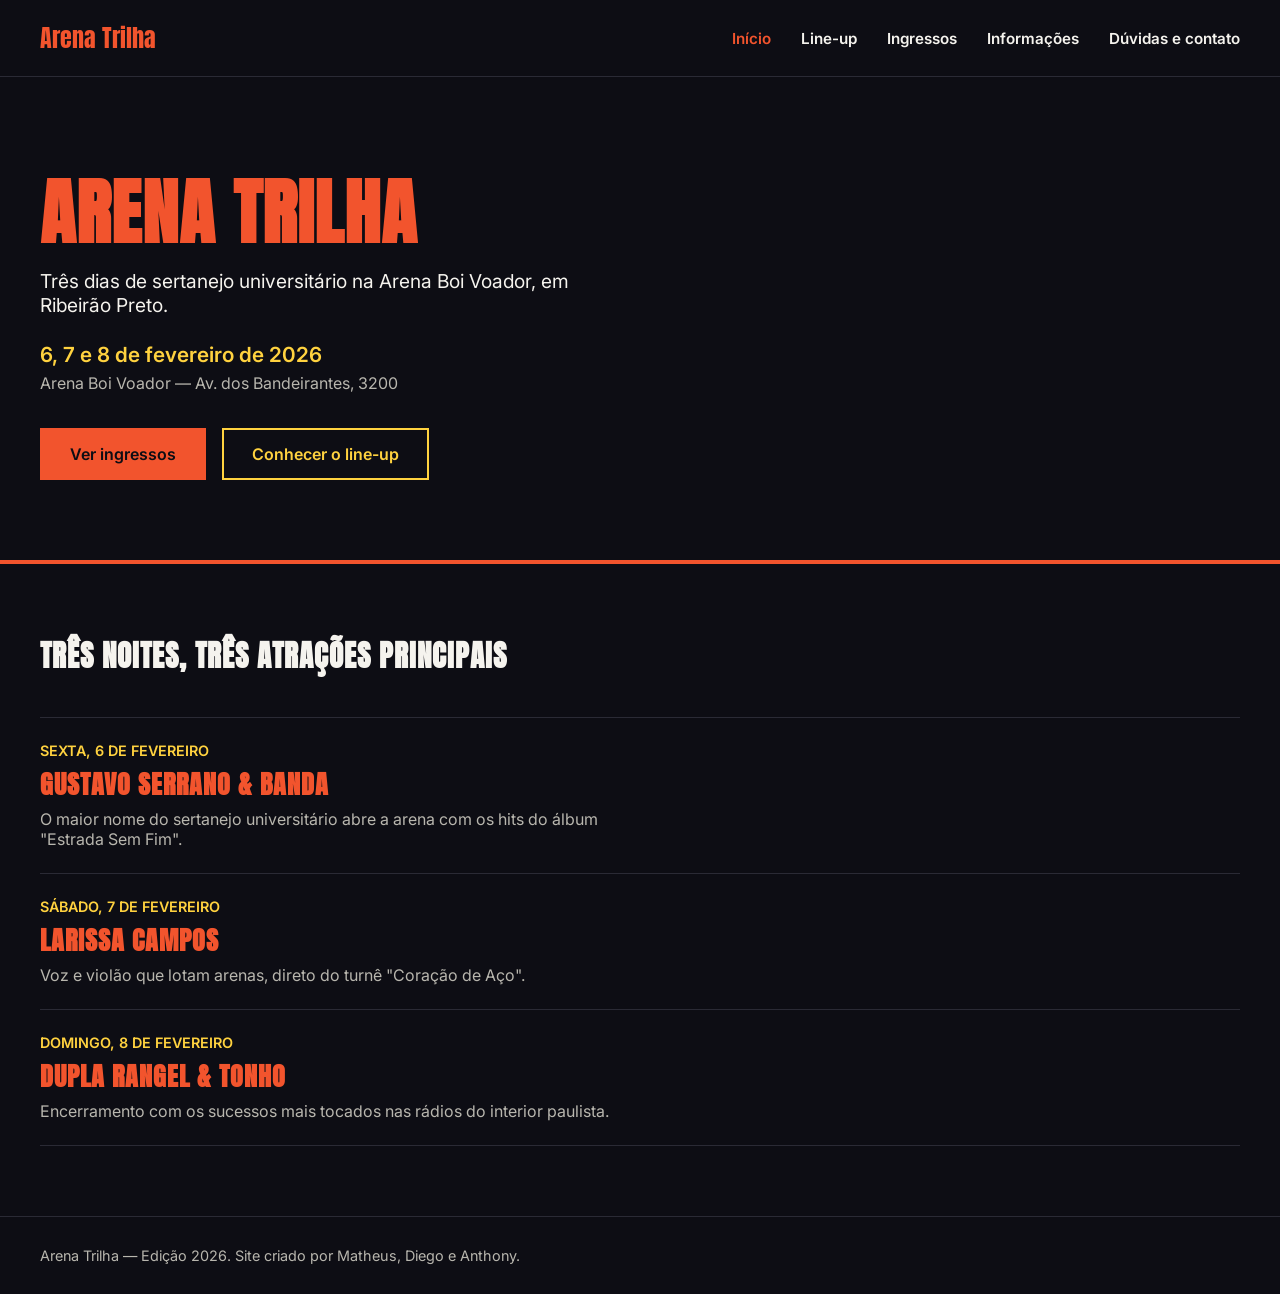
<file: index.html>
<!DOCTYPE html>
<html lang="pt-br">
<head>
  <meta charset="UTF-8">
  <meta name="viewport" content="width=device-width, initial-scale=1.0">
  <title>Arena Trilha 2026</title>
  <link rel="preconnect" href="https://fonts.googleapis.com">
  <link href="https://fonts.googleapis.com/css2?family=Anton&family=Inter:wght@400;600&display=swap" rel="stylesheet">
  <link rel="stylesheet" href="style.css">
</head>
<body>

  <header class="header">
    <div class="logo">Arena Trilha</div>
    <nav class="menu">
      <ul>
        <li><a href="index.html" class="ativo">Início</a></li>
        <li><a href="lineup.html">Line-up</a></li>
        <li><a href="ingressos.html">Ingressos</a></li>
        <li><a href="informacoes.html">Informações</a></li>
        <li><a href="faq.html">Dúvidas e contato</a></li>
      </ul>
    </nav>
  </header>

  <main>

    <section class="hero">
      <h1>Arena Trilha</h1>
      <p class="subtitulo">Três dias de sertanejo universitário na Arena Boi Voador, em Ribeirão Preto.</p>
      <p class="datas">6, 7 e 8 de fevereiro de 2026</p>
      <p class="local">Arena Boi Voador — Av. dos Bandeirantes, 3200</p>
      <div class="botoes">
        <a href="ingressos.html" class="botao botao-principal">Ver ingressos</a>
        <a href="lineup.html" class="botao botao-secundario">Conhecer o line-up</a>
      </div>
    </section>

    <section class="destaques">
      <h2>Três noites, três atrações principais</h2>

      <article class="destaque">
        <span class="destaque-dia">Sexta, 6 de fevereiro</span>
        <h3>Gustavo Serrano & Banda</h3>
        <p>O maior nome do sertanejo universitário abre a arena com os hits do álbum "Estrada Sem Fim".</p>
      </article>

      <article class="destaque">
        <span class="destaque-dia">Sábado, 7 de fevereiro</span>
        <h3>Larissa Campos</h3>
        <p>Voz e violão que lotam arenas, direto do turnê "Coração de Aço".</p>
      </article>

      <article class="destaque">
        <span class="destaque-dia">Domingo, 8 de fevereiro</span>
        <h3>Dupla Rangel & Tonho</h3>
        <p>Encerramento com os sucessos mais tocados nas rádios do interior paulista.</p>
      </article>

    </section>

  </main>

  <footer class="footer">
    <p>Arena Trilha — Edição 2026. Site criado por Matheus, Diego e Anthony.</p>
  </footer>

</body>
</html>
</file>
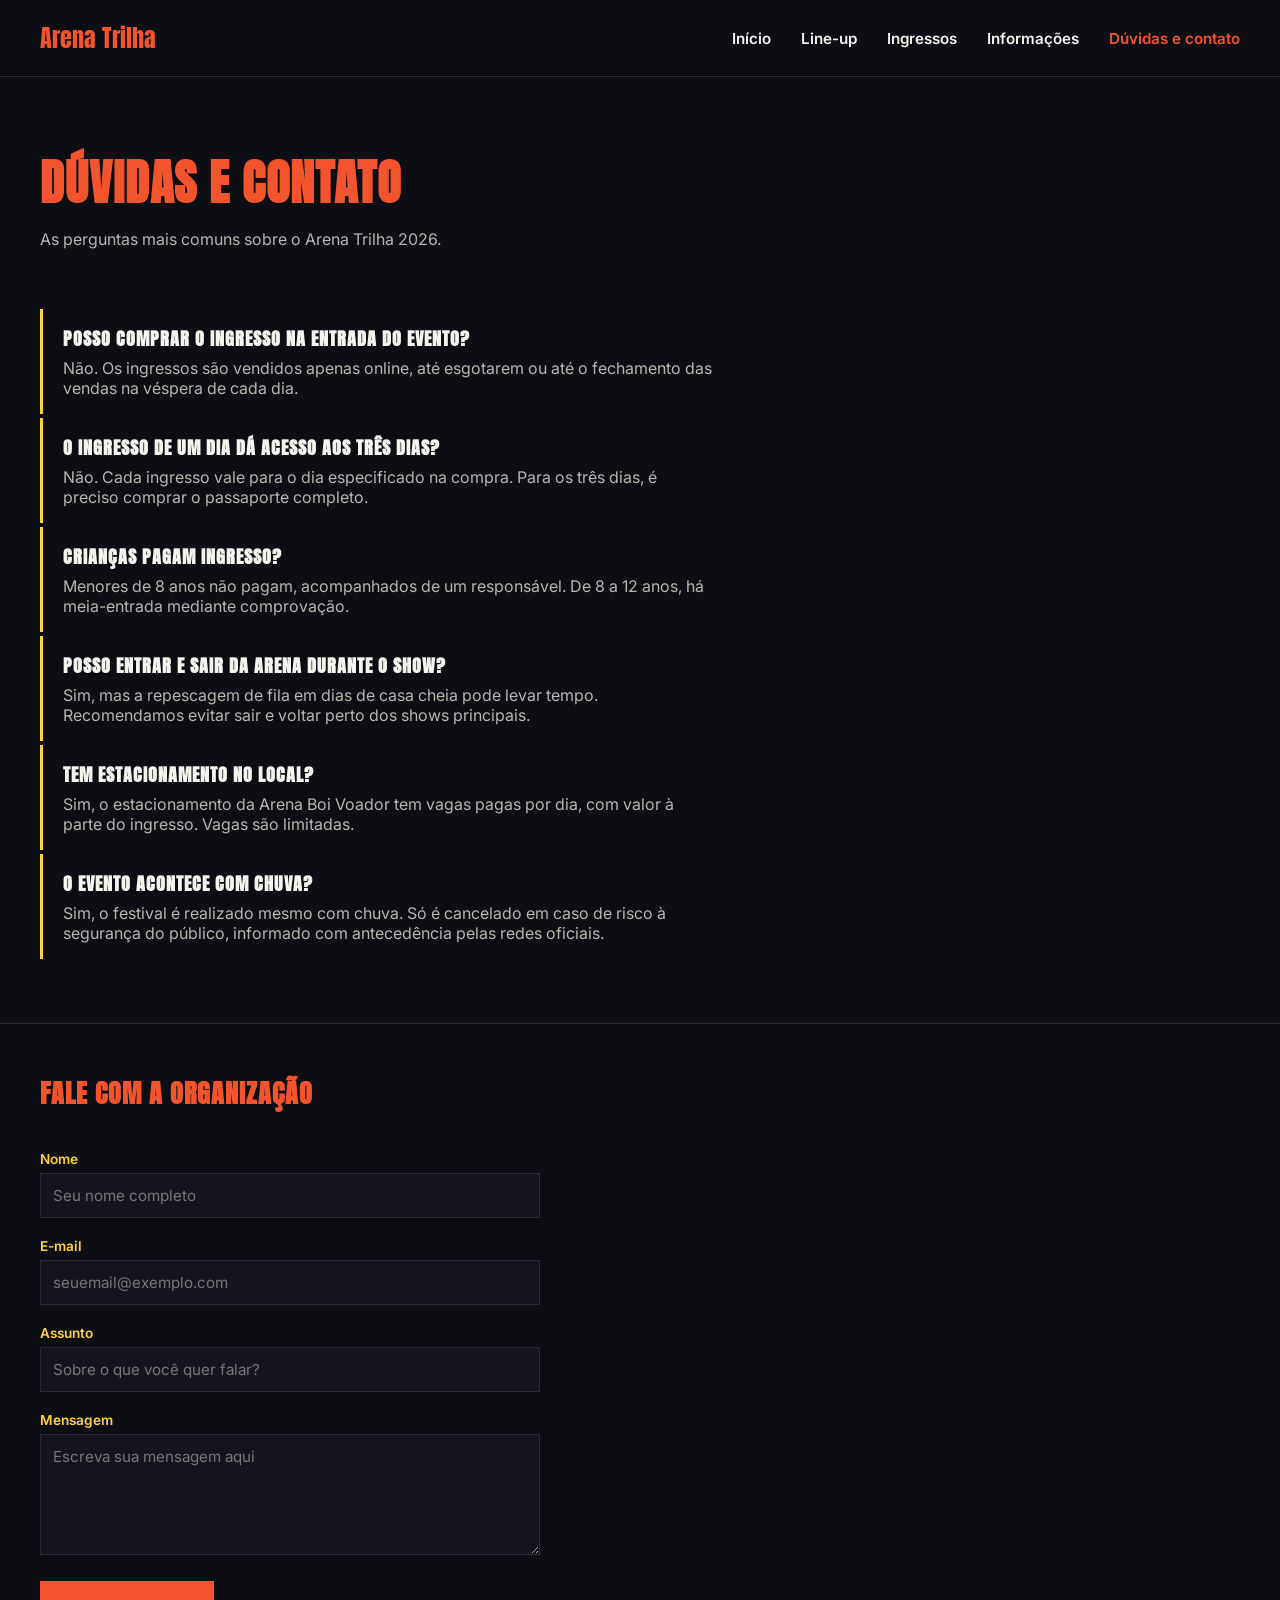
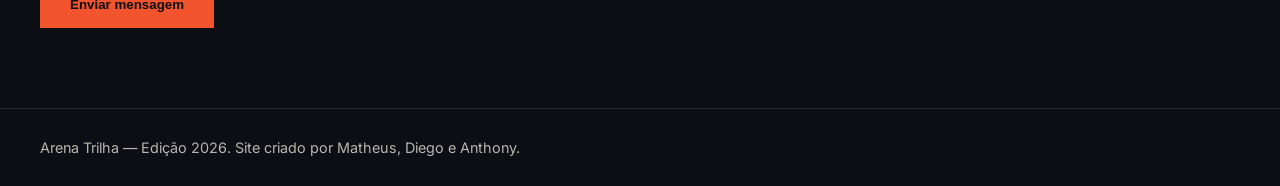
<file: faq.html>
<!DOCTYPE html>
<html lang="pt-br">
<head>
  <meta charset="UTF-8">
  <meta name="viewport" content="width=device-width, initial-scale=1.0">
  <title>Dúvidas e contato — Arena Trilha</title>
  <link rel="preconnect" href="https://fonts.googleapis.com">
  <link href="https://fonts.googleapis.com/css2?family=Anton&family=Inter:wght@400;600&display=swap" rel="stylesheet">
  <link rel="stylesheet" href="style.css">
</head>
<body>

  <header class="header">
    <div class="logo">Arena Trilha</div>
    <nav class="menu">
      <ul>
        <li><a href="index.html">Início</a></li>
        <li><a href="lineup.html">Line-up</a></li>
        <li><a href="ingressos.html">Ingressos</a></li>
        <li><a href="informacoes.html">Informações</a></li>
        <li><a href="faq.html" class="ativo">Dúvidas e contato</a></li>
      </ul>
    </nav>
  </header>

  <main>

    <section class="pagina-titulo">
      <h1>Dúvidas e contato</h1>
      <p>As perguntas mais comuns sobre o Arena Trilha 2026.</p>
    </section>

    <section class="faq">

      <article class="pergunta">
        <h3>Posso comprar o ingresso na entrada do evento?</h3>
        <p>Não. Os ingressos são vendidos apenas online, até esgotarem ou até o fechamento das vendas na véspera de cada dia.</p>
      </article>

      <article class="pergunta">
        <h3>O ingresso de um dia dá acesso aos três dias?</h3>
        <p>Não. Cada ingresso vale para o dia especificado na compra. Para os três dias, é preciso comprar o passaporte completo.</p>
      </article>

      <article class="pergunta">
        <h3>Crianças pagam ingresso?</h3>
        <p>Menores de 8 anos não pagam, acompanhados de um responsável. De 8 a 12 anos, há meia-entrada mediante comprovação.</p>
      </article>

      <article class="pergunta">
        <h3>Posso entrar e sair da arena durante o show?</h3>
        <p>Sim, mas a repescagem de fila em dias de casa cheia pode levar tempo. Recomendamos evitar sair e voltar perto dos shows principais.</p>
      </article>

      <article class="pergunta">
        <h3>Tem estacionamento no local?</h3>
        <p>Sim, o estacionamento da Arena Boi Voador tem vagas pagas por dia, com valor à parte do ingresso. Vagas são limitadas.</p>
      </article>

      <article class="pergunta">
        <h3>O evento acontece com chuva?</h3>
        <p>Sim, o festival é realizado mesmo com chuva. Só é cancelado em caso de risco à segurança do público, informado com antecedência pelas redes oficiais.</p>
      </article>

    </section>

    <section class="contato">
      <h2>Fale com a organização</h2>
      <form class="form-contato">
        <label for="nome">Nome</label>
        <input type="text" id="nome" name="nome" placeholder="Seu nome completo">

        <label for="email">E-mail</label>
        <input type="email" id="email" name="email" placeholder="seuemail@exemplo.com">

        <label for="assunto">Assunto</label>
        <input type="text" id="assunto" name="assunto" placeholder="Sobre o que você quer falar?">

        <label for="mensagem">Mensagem</label>
        <textarea id="mensagem" name="mensagem" rows="5" placeholder="Escreva sua mensagem aqui"></textarea>

        <button type="button" class="botao botao-principal">Enviar mensagem</button>
      </form>
    </section>

  </main>

  <footer class="footer">
    <p>Arena Trilha — Edição 2026. Site criado por Matheus, Diego e Anthony.</p>
  </footer>

</body>
</html>
</file>
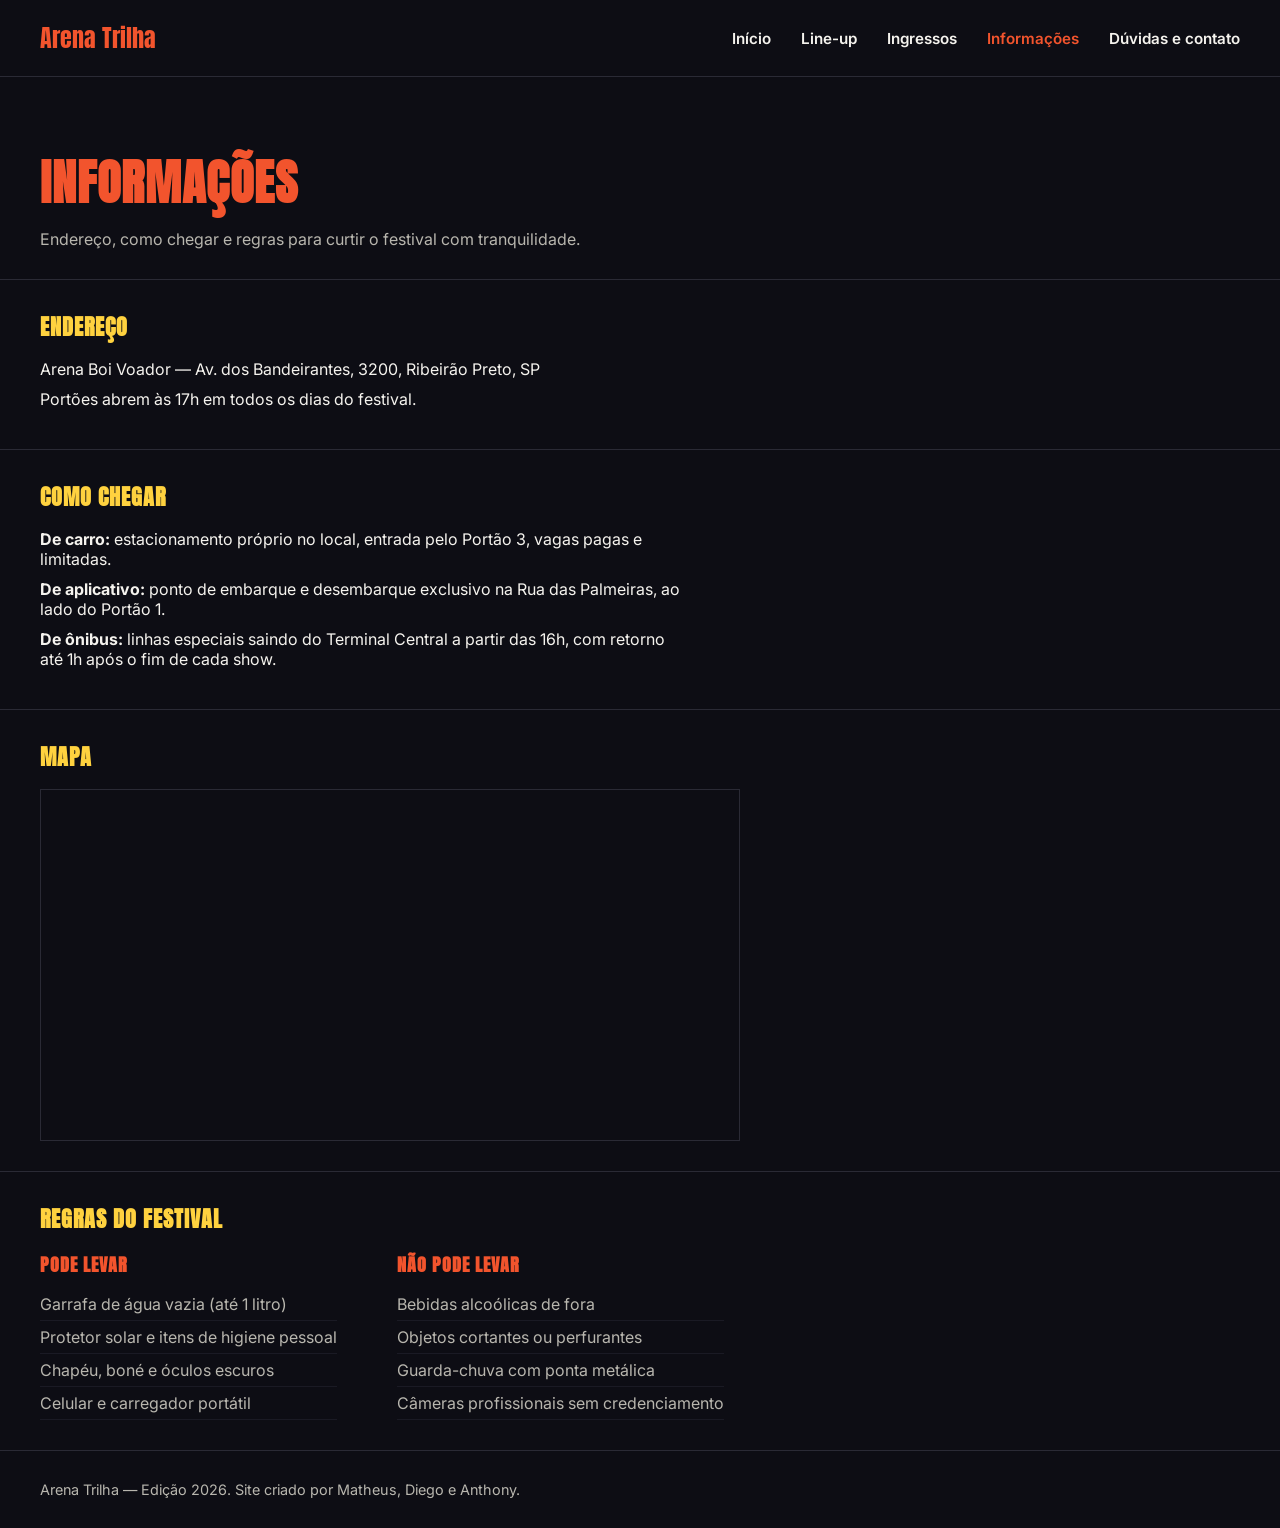
<file: informacoes.html>
<!DOCTYPE html>
<html lang="pt-br">
<head>
  <meta charset="UTF-8">
  <meta name="viewport" content="width=device-width, initial-scale=1.0">
  <title>Informações — Arena Trilha</title>
  <link rel="preconnect" href="https://fonts.googleapis.com">
  <link href="https://fonts.googleapis.com/css2?family=Anton&family=Inter:wght@400;600&display=swap" rel="stylesheet">
  <link rel="stylesheet" href="style.css">
</head>
<body>

  <header class="header">
    <div class="logo">Arena Trilha</div>
    <nav class="menu">
      <ul>
        <li><a href="index.html">Início</a></li>
        <li><a href="lineup.html">Line-up</a></li>
        <li><a href="ingressos.html">Ingressos</a></li>
        <li><a href="informacoes.html" class="ativo">Informações</a></li>
        <li><a href="faq.html">Dúvidas e contato</a></li>
      </ul>
    </nav>
  </header>

  <main>

    <section class="pagina-titulo">
      <h1>Informações</h1>
      <p>Endereço, como chegar e regras para curtir o festival com tranquilidade.</p>
    </section>

    <section class="info-bloco">
      <h2>Endereço</h2>
      <p>Arena Boi Voador — Av. dos Bandeirantes, 3200, Ribeirão Preto, SP</p>
      <p class="info-detalhe">Portões abrem às 17h em todos os dias do festival.</p>
    </section>

    <section class="info-bloco">
      <h2>Como chegar</h2>
      <p><strong>De carro:</strong> estacionamento próprio no local, entrada pelo Portão 3, vagas pagas e limitadas.</p>
      <p><strong>De aplicativo:</strong> ponto de embarque e desembarque exclusivo na Rua das Palmeiras, ao lado do Portão 1.</p>
      <p><strong>De ônibus:</strong> linhas especiais saindo do Terminal Central a partir das 16h, com retorno até 1h após o fim de cada show.</p>
    </section>

    <section class="info-bloco">
      <h2>Mapa</h2>
      <div class="mapa">
        <iframe
          src="https://maps.google.com/maps?q=Ribeir%C3%A3o%20Preto%20SP&t=&z=13&ie=UTF8&iwloc=&output=embed"
          width="100%"
          height="350"
          style="border:0;"
          allowfullscreen=""
          loading="lazy">
        </iframe>
      </div>
    </section>

    <section class="info-bloco">
      <h2>Regras do festival</h2>
      <div class="regras">

        <div class="regras-coluna">
          <h3>Pode levar</h3>
          <ul>
            <li>Garrafa de água vazia (até 1 litro)</li>
            <li>Protetor solar e itens de higiene pessoal</li>
            <li>Chapéu, boné e óculos escuros</li>
            <li>Celular e carregador portátil</li>
          </ul>
        </div>

        <div class="regras-coluna">
          <h3>Não pode levar</h3>
          <ul>
            <li>Bebidas alcoólicas de fora</li>
            <li>Objetos cortantes ou perfurantes</li>
            <li>Guarda-chuva com ponta metálica</li>
            <li>Câmeras profissionais sem credenciamento</li>
          </ul>
        </div>

      </div>
    </section>

  </main>

  <footer class="footer">
    <p>Arena Trilha — Edição 2026. Site criado por Matheus, Diego e Anthony.</p>
  </footer>

</body>
</html>
</file>
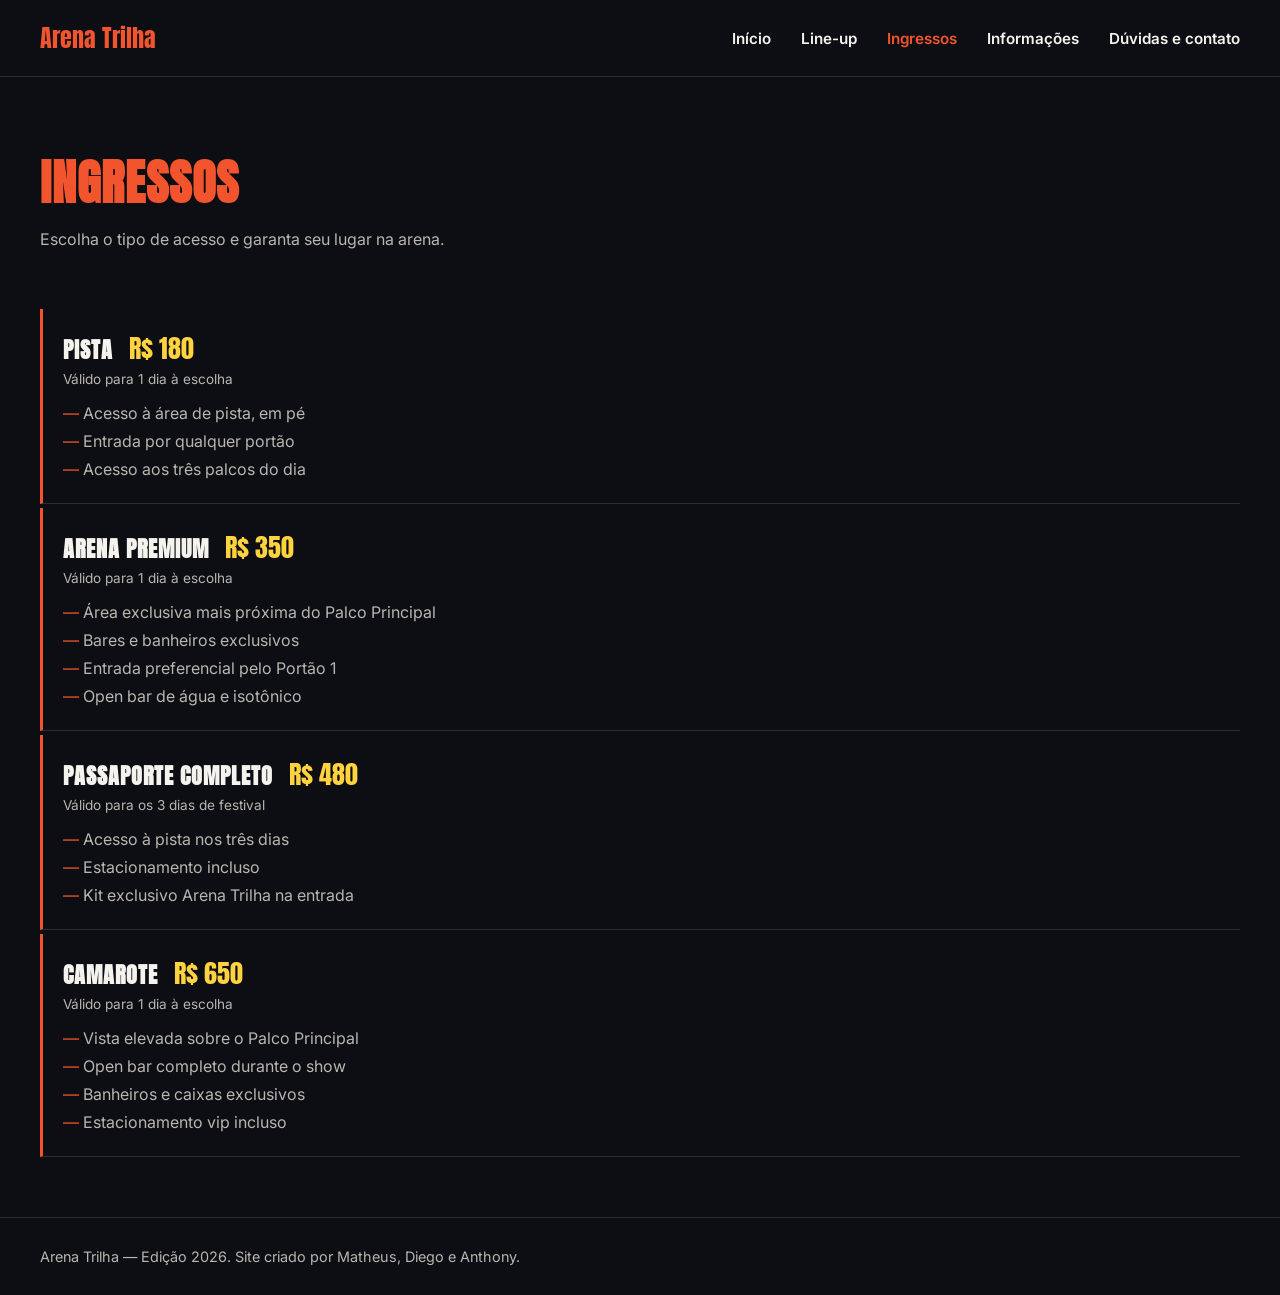
<file: ingressos.html>
<!DOCTYPE html>
<html lang="pt-br">
<head>
  <meta charset="UTF-8">
  <meta name="viewport" content="width=device-width, initial-scale=1.0">
  <title>Ingressos — Arena Trilha</title>
  <link rel="preconnect" href="https://fonts.googleapis.com">
  <link href="https://fonts.googleapis.com/css2?family=Anton&family=Inter:wght@400;600&display=swap" rel="stylesheet">
  <link rel="stylesheet" href="style.css">
</head>
<body>

  <header class="header">
    <div class="logo">Arena Trilha</div>
    <nav class="menu">
      <ul>
        <li><a href="index.html">Início</a></li>
        <li><a href="lineup.html">Line-up</a></li>
        <li><a href="ingressos.html" class="ativo">Ingressos</a></li>
        <li><a href="informacoes.html">Informações</a></li>
        <li><a href="faq.html">Dúvidas e contato</a></li>
      </ul>
    </nav>
  </header>

  <main>

    <section class="pagina-titulo">
      <h1>Ingressos</h1>
      <p>Escolha o tipo de acesso e garanta seu lugar na arena.</p>
    </section>

    <section class="ingressos">

      <article class="ingresso">
        <div class="ingresso-cabecalho">
          <h3>Pista</h3>
          <span class="ingresso-preco">R$ 180</span>
        </div>
        <p class="ingresso-validade">Válido para 1 dia à escolha</p>
        <ul>
          <li>Acesso à área de pista, em pé</li>
          <li>Entrada por qualquer portão</li>
          <li>Acesso aos três palcos do dia</li>
        </ul>
      </article>

      <article class="ingresso">
        <div class="ingresso-cabecalho">
          <h3>Arena Premium</h3>
          <span class="ingresso-preco">R$ 350</span>
        </div>
        <p class="ingresso-validade">Válido para 1 dia à escolha</p>
        <ul>
          <li>Área exclusiva mais próxima do Palco Principal</li>
          <li>Bares e banheiros exclusivos</li>
          <li>Entrada preferencial pelo Portão 1</li>
          <li>Open bar de água e isotônico</li>
        </ul>
      </article>

      <article class="ingresso">
        <div class="ingresso-cabecalho">
          <h3>Passaporte Completo</h3>
          <span class="ingresso-preco">R$ 480</span>
        </div>
        <p class="ingresso-validade">Válido para os 3 dias de festival</p>
        <ul>
          <li>Acesso à pista nos três dias</li>
          <li>Estacionamento incluso</li>
          <li>Kit exclusivo Arena Trilha na entrada</li>
        </ul>
      </article>

      <article class="ingresso">
        <div class="ingresso-cabecalho">
          <h3>Camarote</h3>
          <span class="ingresso-preco">R$ 650</span>
        </div>
        <p class="ingresso-validade">Válido para 1 dia à escolha</p>
        <ul>
          <li>Vista elevada sobre o Palco Principal</li>
          <li>Open bar completo durante o show</li>
          <li>Banheiros e caixas exclusivos</li>
          <li>Estacionamento vip incluso</li>
        </ul>
      </article>

    </section>

  </main>

  <footer class="footer">
    <p>Arena Trilha — Edição 2026. Site criado por Matheus, Diego e Anthony.</p>
  </footer>

</body>
</html>
</file>
<file: style.css>
/* ===== Reset básico ===== */
* {
    box-sizing: border-box;
    margin: 0;
    padding: 0;
  }
  
  html, body {
    height: 100%;
  }
  
  body {
    background-color: #0D0D14;
    color: #F5F3EE;
    font-family: 'Inter', sans-serif;
  }
  
  h1, h2, h3 {
    font-family: 'Anton', sans-serif;
    text-transform: uppercase;
    letter-spacing: 1px;
  }
  
  a {
    color: #FFD23F;
    text-decoration: none;
  }
  
  /* ===== Header ===== */
  .header {
    display: flex;
    align-items: center;
    justify-content: space-between;
    padding: 20px 40px;
    border-bottom: 1px solid #2A2A35;
  }
  
  .logo {
    font-family: 'Anton', sans-serif;
    font-size: 1.5rem;
    color: #F2542D;
  }
  
  .menu ul {
    display: flex;
    list-style: none;
    gap: 30px;
  }
  
  .menu a {
    color: #F5F3EE;
    font-weight: 600;
    font-size: 0.95rem;
  }
  
  .menu a:hover,
  .menu a.ativo {
    color: #F2542D;
  }
  
  /* ===== Hero (topo da página inicial) ===== */
  .hero {
    padding: 100px 40px 80px 40px;
    border-bottom: 4px solid #F2542D;
  }
  
  .hero h1 {
    font-size: 4.5rem;
    color: #F2542D;
    line-height: 1;
  }
  
  .hero .subtitulo {
    margin-top: 20px;
    font-size: 1.2rem;
    max-width: 600px;
  }
  
  .hero .datas {
    margin-top: 25px;
    font-size: 1.3rem;
    color: #FFD23F;
    font-weight: 600;
  }
  
  .hero .local {
    margin-top: 6px;
    color: #B8B6AE;
  }
  
  .botoes {
    display: flex;
    gap: 16px;
    margin-top: 35px;
  }
  
  .botao {
    padding: 14px 28px;
    font-weight: 600;
    border: 2px solid transparent;
  }
  
  .botao-principal {
    background-color: #F2542D;
    color: #0D0D14;
  }
  
  .botao-secundario {
    border-color: #FFD23F;
    color: #FFD23F;
  }
  
  /* ===== Destaques (3 atrações) ===== */
  .destaques {
    padding: 70px 40px;
  }
  
  .destaques h2 {
    font-size: 1.8rem;
    color: #F5F3EE;
    margin-bottom: 40px;
  }
  
  .destaque {
    display: flex;
    flex-direction: column;
    gap: 6px;
    padding: 24px 0;
    border-top: 1px solid #2A2A35;
  }
  
  .destaque:last-child {
    border-bottom: 1px solid #2A2A35;
  }
  
  .destaque-dia {
    color: #FFD23F;
    font-size: 0.9rem;
    font-weight: 600;
    text-transform: uppercase;
  }
  
  .destaque h3 {
    font-size: 1.6rem;
    color: #F2542D;
  }
  
  .destaque p {
    color: #B8B6AE;
    max-width: 600px;
  }
  
  /* ===== Footer ===== */
  .footer {
    padding: 30px 40px;
    border-top: 1px solid #2A2A35;
    color: #B8B6AE;
    font-size: 0.9rem;
  }

  /* ===== FAQ ===== */
.faq {
  padding: 30px 40px 60px 40px;
}

.pergunta {
  border-left: 3px solid #FFD23F;
  padding: 16px 0 16px 20px;
  margin-bottom: 4px;
}

.pergunta h3 {
  font-size: 1.1rem;
  color: #F5F3EE;
  margin-bottom: 6px;
}

.pergunta p {
  color: #B8B6AE;
  max-width: 650px;
}

/* ===== Formulário de contato ===== */
.contato {
  padding: 20px 40px 80px 40px;
  border-top: 1px solid #2A2A35;
}

.contato h2 {
  font-size: 1.6rem;
  color: #F2542D;
  margin: 30px 0 25px 0;
}

.form-contato {
  display: flex;
  flex-direction: column;
  max-width: 500px;
  gap: 6px;
}

.form-contato label {
  color: #FFD23F;
  font-size: 0.85rem;
  font-weight: 600;
  margin-top: 14px;
}

.form-contato input,
.form-contato textarea {
  background-color: #16151F;
  border: 1px solid #2A2A35;
  color: #F5F3EE;
  padding: 12px;
  font-family: 'Inter', sans-serif;
  font-size: 0.95rem;
}

.form-contato textarea {
  resize: vertical;
}

.form-contato button {
  margin-top: 20px;
  align-self: flex-start;
  cursor: pointer;
}
/* ===== Título de página interna ===== */
.pagina-titulo {
    padding: 70px 40px 30px 40px;
  }
  
  .pagina-titulo h1 {
    font-size: 3rem;
    color: #F2542D;
  }
  
  .pagina-titulo p {
    margin-top: 10px;
    color: #B8B6AE;
  }
  
  /* ===== Line-up ===== */
  .dia-lineup {
    padding: 30px 40px;
  }
  
  .dia-lineup h2 {
    font-size: 1.4rem;
    color: #FFD23F;
    margin-bottom: 20px;
    border-bottom: 1px solid #2A2A35;
    padding-bottom: 10px;
  }
  
  .artista {
    display: flex;
    align-items: center;
    gap: 20px;
    padding: 16px 0;
    border-left: 3px solid #F2542D;
    padding-left: 20px;
    margin-bottom: 4px;
  }
  
  .artista img {
    width: 90px;
    height: 90px;
    object-fit: cover;
  }
  
  .artista-info h3 {
    font-size: 1.2rem;
    color: #F5F3EE;
  }
  
  .artista-detalhe {
    color: #B8B6AE;
    font-size: 0.9rem;
    margin-top: 4px;
  }
  /* ===== FAQ ===== */
.faq {
    padding: 30px 40px 60px 40px;
  }
  
  .pergunta {
    border-left: 3px solid #FFD23F;
    padding: 16px 0 16px 20px;
    margin-bottom: 4px;
  }
  
  .pergunta h3 {
    font-size: 1.1rem;
    color: #F5F3EE;
    margin-bottom: 6px;
  }
  
  .pergunta p {
    color: #B8B6AE;
    max-width: 650px;
  }
  
  /* ===== Formulário de contato ===== */
  .contato {
    padding: 20px 40px 80px 40px;
    border-top: 1px solid #2A2A35;
  }
  
  .contato h2 {
    font-size: 1.6rem;
    color: #F2542D;
    margin: 30px 0 25px 0;
  }
  
  .form-contato {
    display: flex;
    flex-direction: column;
    max-width: 500px;
    gap: 6px;
  }
  
  .form-contato label {
    color: #FFD23F;
    font-size: 0.85rem;
    font-weight: 600;
    margin-top: 14px;
  }
  
  .form-contato input,
  .form-contato textarea {
    background-color: #16151F;
    border: 1px solid #2A2A35;
    color: #F5F3EE;
    padding: 12px;
    font-family: 'Inter', sans-serif;
    font-size: 0.95rem;
  }
  
  .form-contato textarea {
    resize: vertical;
  }
  
  .form-contato button {
    margin-top: 20px;
    align-self: flex-start;
    cursor: pointer;
  }
  /* ===== Blocos de informação ===== */
.info-bloco {
    padding: 30px 40px;
    border-top: 1px solid #2A2A35;
  }
  
  .info-bloco h2 {
    font-size: 1.4rem;
    color: #FFD23F;
    margin-bottom: 16px;
  }
  
  .info-bloco h3 {
    font-size: 1.1rem;
    color: #F2542D;
    margin-bottom: 10px;
  }
  
  .info-bloco p {
    color: #F5F3EE;
    max-width: 650px;
    margin-bottom: 10px;
  }
  
  .info-detalhe {
    color: #B8B6AE;
  }
  
  /* ===== Mapa ===== */
  .mapa {
    border: 1px solid #2A2A35;
    max-width: 700px;
  }
  
  .mapa iframe {
    display: block;
  }
  
  /* ===== Regras (duas colunas lado a lado) ===== */
  .regras {
    display: flex;
    gap: 60px;
    flex-wrap: wrap;
  }
  
  .regras-coluna ul {
    list-style: none;
  }
  
  .regras-coluna li {
    color: #B8B6AE;
    padding: 6px 0;
    border-bottom: 1px solid #1A1A24;
  }
  /* ===== Ingressos ===== */
.ingressos {
    padding: 30px 40px 60px 40px;
    display: flex;
    flex-direction: column;
    gap: 4px;
  }
  
  .ingresso {
    border-left: 3px solid #F2542D;
    padding: 20px 0 20px 20px;
    border-bottom: 1px solid #2A2A35;
  }
  
  .ingresso-cabecalho {
    display: flex;
    align-items: baseline;
    gap: 16px;
  }
  
  .ingresso-cabecalho h3 {
    font-size: 1.4rem;
    color: #F5F3EE;
  }
  
  .ingresso-preco {
    font-family: 'Anton', sans-serif;
    font-size: 1.6rem;
    color: #FFD23F;
  }
  
  .ingresso-validade {
    color: #B8B6AE;
    font-size: 0.85rem;
    margin-top: 4px;
    margin-bottom: 12px;
  }
  
  .ingresso ul {
    list-style: none;
    max-width: 500px;
  }
  
  .ingresso li {
    color: #B8B6AE;
    padding: 4px 0;
  }
  
  .ingresso li::before {
    content: "— ";
    color: #F2542D;
  }
</file>
